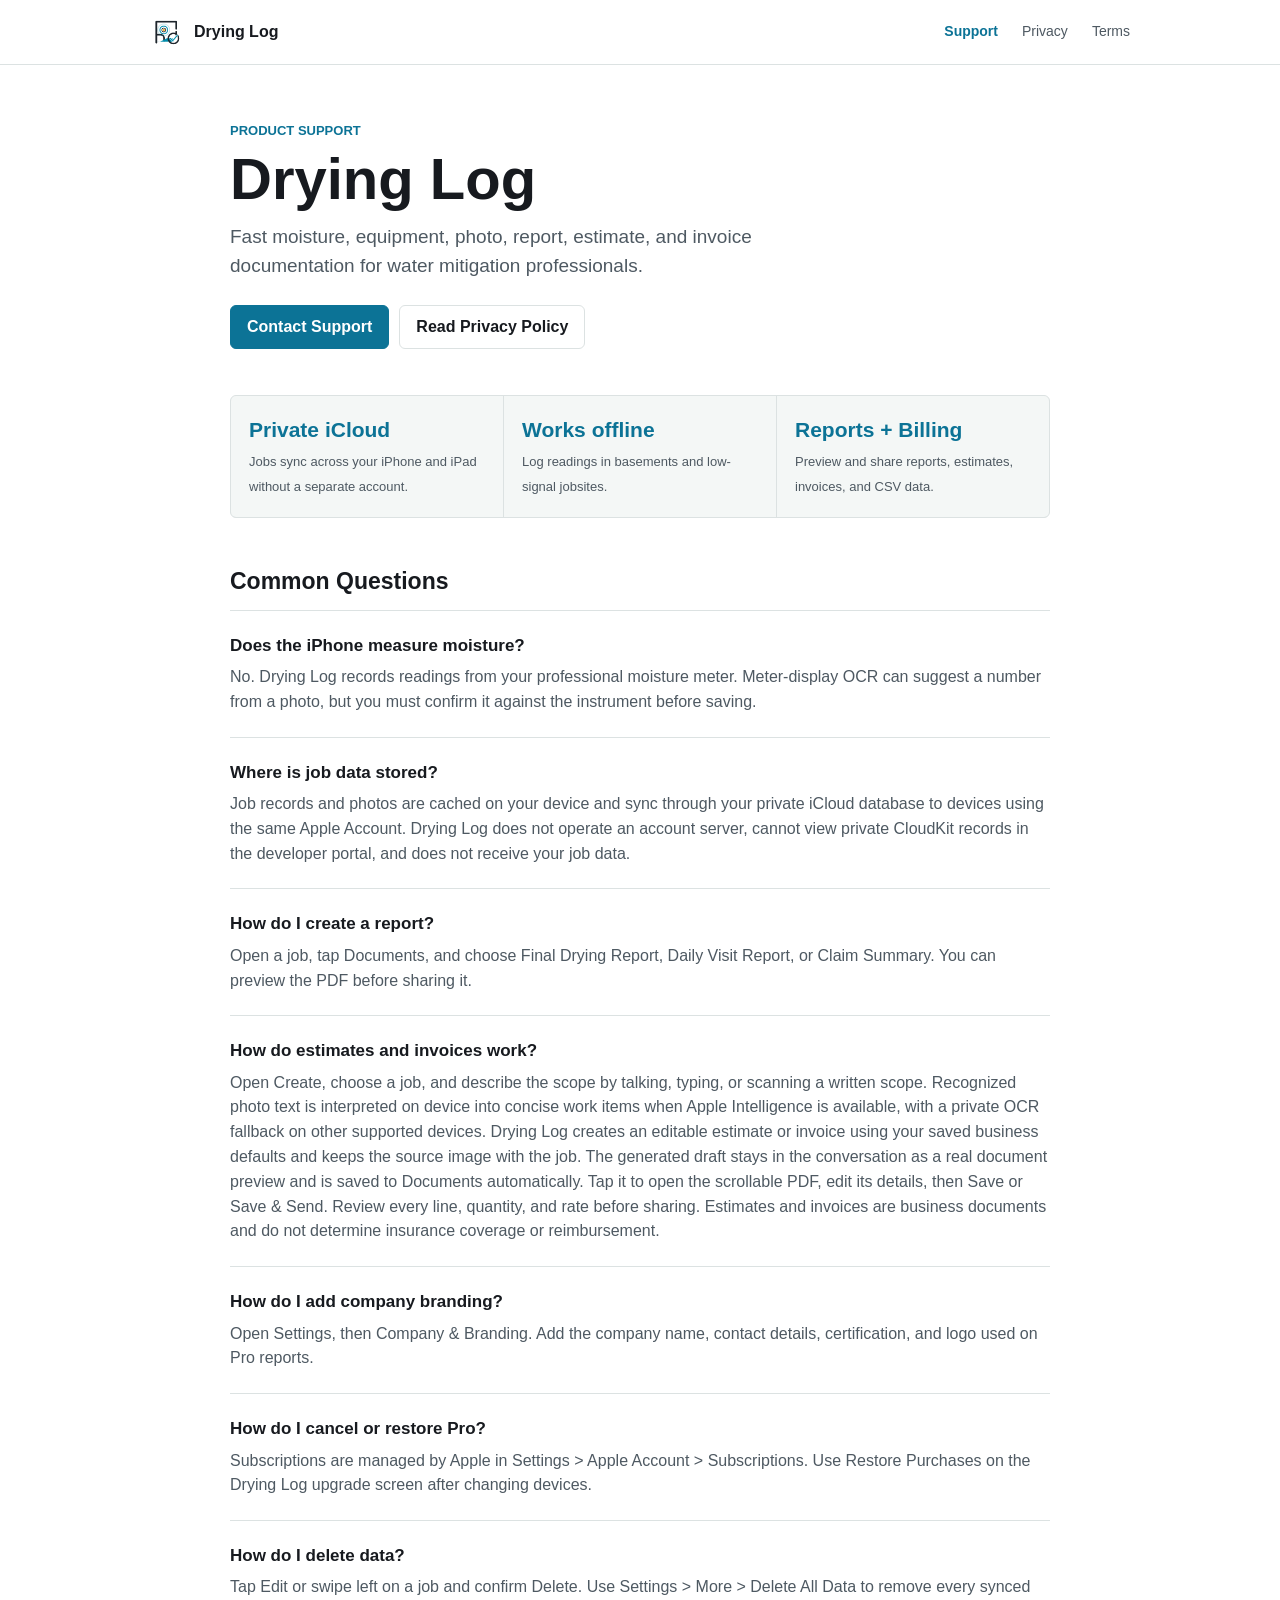
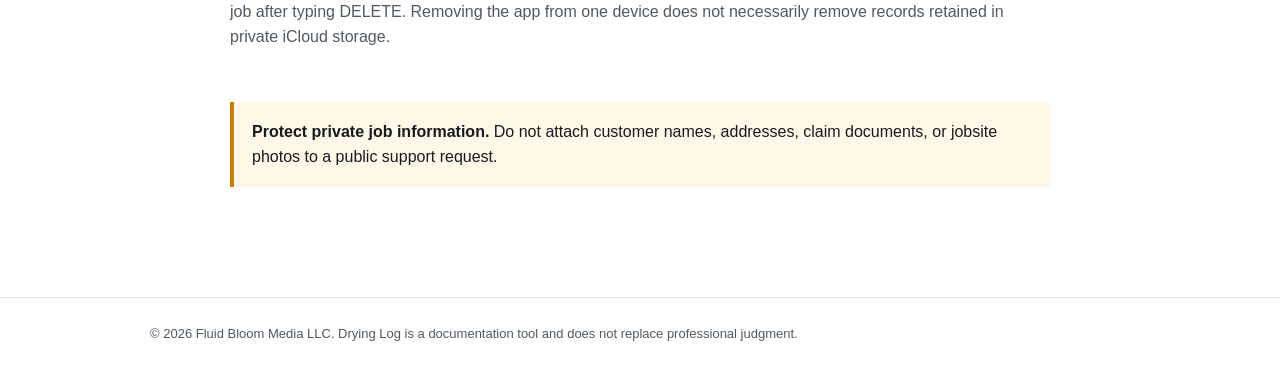
<file: index.html>
<!doctype html>
<html lang="en">
<head>
  <meta charset="utf-8">
  <meta name="viewport" content="width=device-width, initial-scale=1">
  <meta name="description" content="Support for Drying Log, the iPhone and iPad app for water mitigation moisture logs and reports.">
  <title>Drying Log Support</title>
  <link rel="icon" href="assets/app-icon.png">
  <link rel="stylesheet" href="styles.css">
</head>
<body>
  <header class="site-header">
    <nav class="nav" aria-label="Primary navigation">
      <a class="brand" href="index.html"><img src="assets/brand-mark.png" alt=""><span>Drying Log</span></a>
      <a href="index.html" aria-current="page">Support</a>
      <a href="privacy.html">Privacy</a>
      <a href="terms.html">Terms</a>
    </nav>
  </header>
  <main>
    <header class="page-heading">
      <div class="eyebrow">Product Support</div>
      <h1>Drying Log</h1>
      <p class="lede">Fast moisture, equipment, photo, report, estimate, and invoice documentation for water mitigation professionals.</p>
      <div class="support-actions">
        <a class="button primary" href="https://github.com/michealprescottbusiness-ui/drying-log-support/issues/new">Contact Support</a>
        <a class="button" href="privacy.html">Read Privacy Policy</a>
      </div>
    </header>

    <section class="status-band" aria-label="Product details">
      <div><strong>Private iCloud</strong><span>Jobs sync across your iPhone and iPad without a separate account.</span></div>
      <div><strong>Works offline</strong><span>Log readings in basements and low-signal jobsites.</span></div>
      <div><strong>Reports + Billing</strong><span>Preview and share reports, estimates, invoices, and CSV data.</span></div>
    </section>

    <h2>Common Questions</h2>
    <section class="faq">
      <h3>Does the iPhone measure moisture?</h3>
      <p>No. Drying Log records readings from your professional moisture meter. Meter-display OCR can suggest a number from a photo, but you must confirm it against the instrument before saving.</p>
    </section>
    <section class="faq">
      <h3>Where is job data stored?</h3>
      <p>Job records and photos are cached on your device and sync through your private iCloud database to devices using the same Apple Account. Drying Log does not operate an account server, cannot view private CloudKit records in the developer portal, and does not receive your job data.</p>
    </section>
    <section class="faq">
      <h3>How do I create a report?</h3>
      <p>Open a job, tap Documents, and choose Final Drying Report, Daily Visit Report, or Claim Summary. You can preview the PDF before sharing it.</p>
    </section>
    <section class="faq">
      <h3>How do estimates and invoices work?</h3>
      <p>Open Create, choose a job, and describe the scope by talking, typing, or scanning a written scope. Recognized photo text is interpreted on device into concise work items when Apple Intelligence is available, with a private OCR fallback on other supported devices. Drying Log creates an editable estimate or invoice using your saved business defaults and keeps the source image with the job. The generated draft stays in the conversation as a real document preview and is saved to Documents automatically. Tap it to open the scrollable PDF, edit its details, then Save or Save &amp; Send. Review every line, quantity, and rate before sharing. Estimates and invoices are business documents and do not determine insurance coverage or reimbursement.</p>
    </section>
    <section class="faq">
      <h3>How do I add company branding?</h3>
      <p>Open Settings, then Company &amp; Branding. Add the company name, contact details, certification, and logo used on Pro reports.</p>
    </section>
    <section class="faq">
      <h3>How do I cancel or restore Pro?</h3>
      <p>Subscriptions are managed by Apple in Settings &gt; Apple Account &gt; Subscriptions. Use Restore Purchases on the Drying Log upgrade screen after changing devices.</p>
    </section>
    <section class="faq">
      <h3>How do I delete data?</h3>
      <p>Tap Edit or swipe left on a job and confirm Delete. Use Settings &gt; More &gt; Delete All Data to remove every synced job after typing DELETE. Removing the app from one device does not necessarily remove records retained in private iCloud storage.</p>
    </section>

    <aside class="notice"><strong>Protect private job information.</strong> Do not attach customer names, addresses, claim documents, or jobsite photos to a public support request.</aside>
  </main>
  <footer><div class="footer-inner">© 2026 Fluid Bloom Media LLC. Drying Log is a documentation tool and does not replace professional judgment.</div></footer>
</body>
</html>
</file>
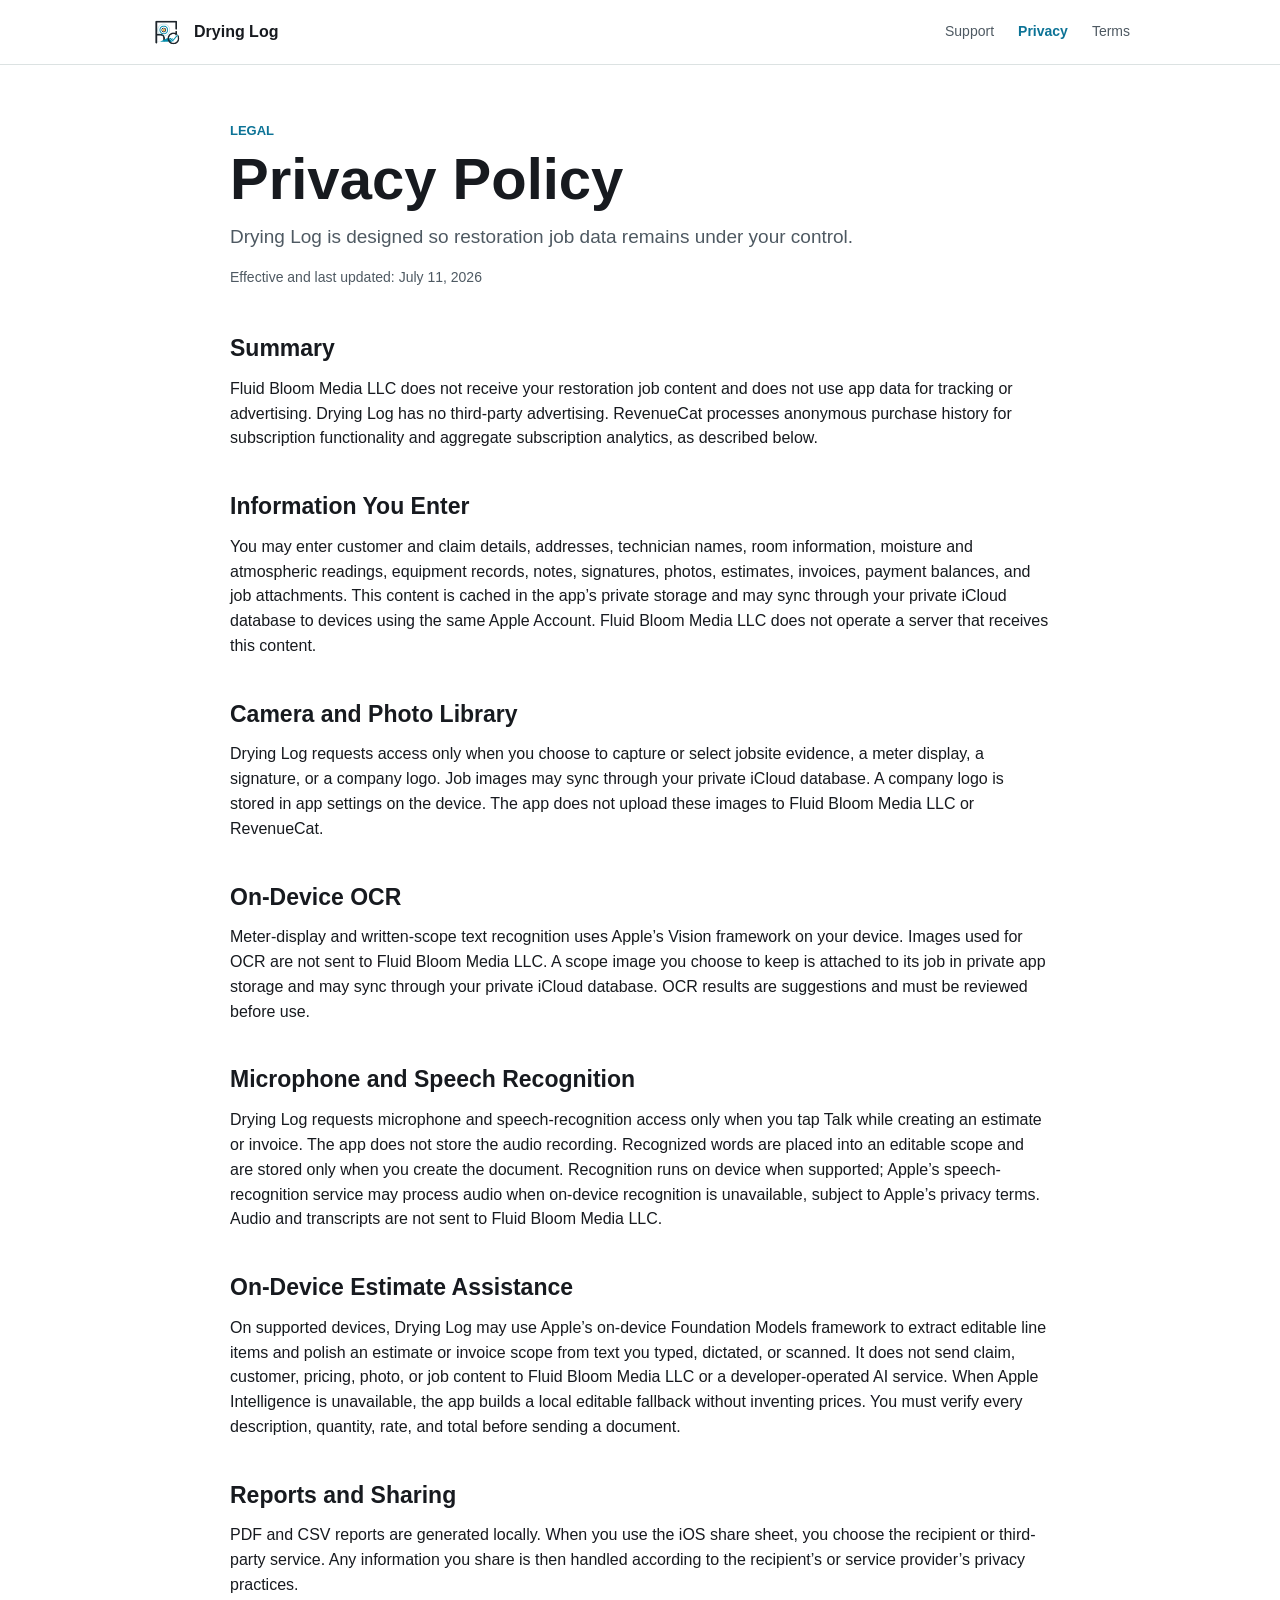
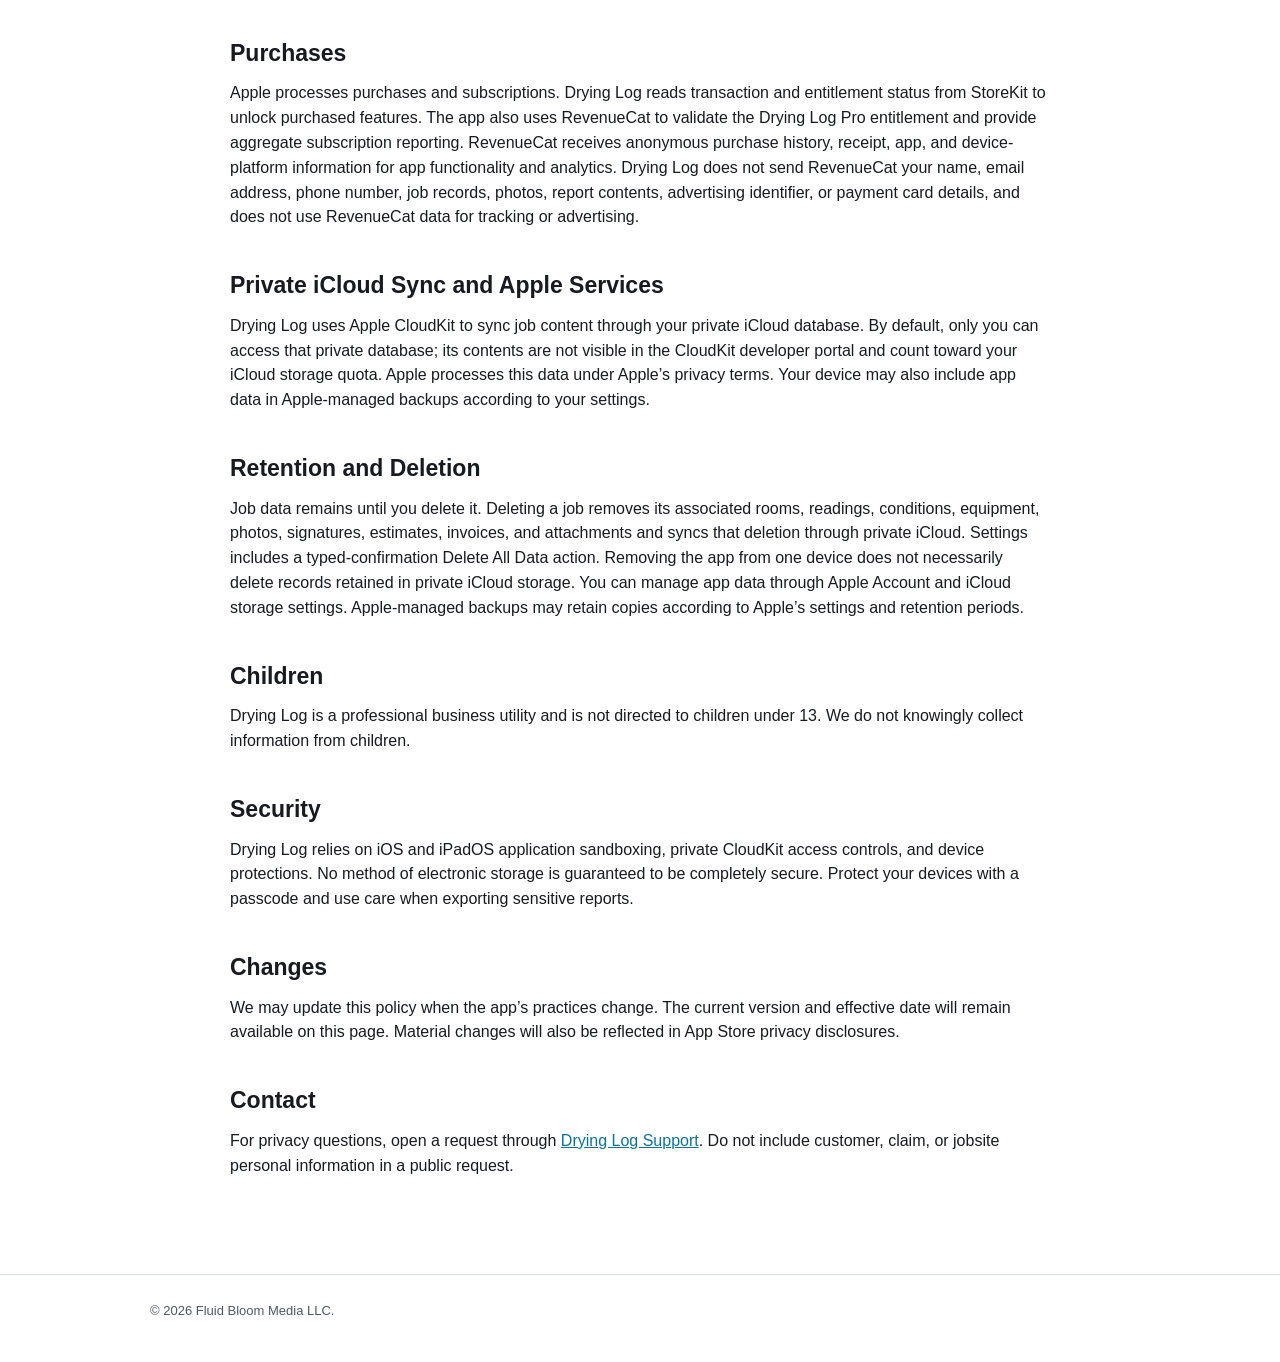
<file: privacy.html>
<!doctype html>
<html lang="en">
<head>
  <meta charset="utf-8">
  <meta name="viewport" content="width=device-width, initial-scale=1">
  <meta name="description" content="Privacy Policy for the Drying Log iPhone and iPad app.">
  <title>Privacy Policy - Drying Log</title>
  <link rel="icon" href="assets/app-icon.png">
  <link rel="stylesheet" href="styles.css">
</head>
<body>
  <header class="site-header"><nav class="nav" aria-label="Primary navigation">
    <a class="brand" href="index.html"><img src="assets/brand-mark.png" alt=""><span>Drying Log</span></a>
    <a href="index.html">Support</a><a href="privacy.html" aria-current="page">Privacy</a><a href="terms.html">Terms</a>
  </nav></header>
  <main class="policy">
    <header class="page-heading"><div class="eyebrow">Legal</div><h1>Privacy Policy</h1><p class="lede">Drying Log is designed so restoration job data remains under your control.</p><p class="updated">Effective and last updated: July 11, 2026</p></header>

    <h2>Summary</h2>
    <p>Fluid Bloom Media LLC does not receive your restoration job content and does not use app data for tracking or advertising. Drying Log has no third-party advertising. RevenueCat processes anonymous purchase history for subscription functionality and aggregate subscription analytics, as described below.</p>

    <h2>Information You Enter</h2>
    <p>You may enter customer and claim details, addresses, technician names, room information, moisture and atmospheric readings, equipment records, notes, signatures, photos, estimates, invoices, payment balances, and job attachments. This content is cached in the app’s private storage and may sync through your private iCloud database to devices using the same Apple Account. Fluid Bloom Media LLC does not operate a server that receives this content.</p>

    <h2>Camera and Photo Library</h2>
    <p>Drying Log requests access only when you choose to capture or select jobsite evidence, a meter display, a signature, or a company logo. Job images may sync through your private iCloud database. A company logo is stored in app settings on the device. The app does not upload these images to Fluid Bloom Media LLC or RevenueCat.</p>

    <h2>On-Device OCR</h2>
    <p>Meter-display and written-scope text recognition uses Apple’s Vision framework on your device. Images used for OCR are not sent to Fluid Bloom Media LLC. A scope image you choose to keep is attached to its job in private app storage and may sync through your private iCloud database. OCR results are suggestions and must be reviewed before use.</p>

    <h2>Microphone and Speech Recognition</h2>
    <p>Drying Log requests microphone and speech-recognition access only when you tap Talk while creating an estimate or invoice. The app does not store the audio recording. Recognized words are placed into an editable scope and are stored only when you create the document. Recognition runs on device when supported; Apple’s speech-recognition service may process audio when on-device recognition is unavailable, subject to Apple’s privacy terms. Audio and transcripts are not sent to Fluid Bloom Media LLC.</p>

    <h2>On-Device Estimate Assistance</h2>
    <p>On supported devices, Drying Log may use Apple’s on-device Foundation Models framework to extract editable line items and polish an estimate or invoice scope from text you typed, dictated, or scanned. It does not send claim, customer, pricing, photo, or job content to Fluid Bloom Media LLC or a developer-operated AI service. When Apple Intelligence is unavailable, the app builds a local editable fallback without inventing prices. You must verify every description, quantity, rate, and total before sending a document.</p>

    <h2>Reports and Sharing</h2>
    <p>PDF and CSV reports are generated locally. When you use the iOS share sheet, you choose the recipient or third-party service. Any information you share is then handled according to the recipient’s or service provider’s privacy practices.</p>

    <h2>Purchases</h2>
    <p>Apple processes purchases and subscriptions. Drying Log reads transaction and entitlement status from StoreKit to unlock purchased features. The app also uses RevenueCat to validate the Drying Log Pro entitlement and provide aggregate subscription reporting. RevenueCat receives anonymous purchase history, receipt, app, and device-platform information for app functionality and analytics. Drying Log does not send RevenueCat your name, email address, phone number, job records, photos, report contents, advertising identifier, or payment card details, and does not use RevenueCat data for tracking or advertising.</p>

    <h2>Private iCloud Sync and Apple Services</h2>
    <p>Drying Log uses Apple CloudKit to sync job content through your private iCloud database. By default, only you can access that private database; its contents are not visible in the CloudKit developer portal and count toward your iCloud storage quota. Apple processes this data under Apple’s privacy terms. Your device may also include app data in Apple-managed backups according to your settings.</p>

    <h2>Retention and Deletion</h2>
    <p>Job data remains until you delete it. Deleting a job removes its associated rooms, readings, conditions, equipment, photos, signatures, estimates, invoices, and attachments and syncs that deletion through private iCloud. Settings includes a typed-confirmation Delete All Data action. Removing the app from one device does not necessarily delete records retained in private iCloud storage. You can manage app data through Apple Account and iCloud storage settings. Apple-managed backups may retain copies according to Apple’s settings and retention periods.</p>

    <h2>Children</h2>
    <p>Drying Log is a professional business utility and is not directed to children under 13. We do not knowingly collect information from children.</p>

    <h2>Security</h2>
    <p>Drying Log relies on iOS and iPadOS application sandboxing, private CloudKit access controls, and device protections. No method of electronic storage is guaranteed to be completely secure. Protect your devices with a passcode and use care when exporting sensitive reports.</p>

    <h2>Changes</h2>
    <p>We may update this policy when the app’s practices change. The current version and effective date will remain available on this page. Material changes will also be reflected in App Store privacy disclosures.</p>

    <h2>Contact</h2>
    <p>For privacy questions, open a request through <a href="https://github.com/michealprescottbusiness-ui/drying-log-support/issues/new">Drying Log Support</a>. Do not include customer, claim, or jobsite personal information in a public request.</p>
  </main>
  <footer><div class="footer-inner">© 2026 Fluid Bloom Media LLC.</div></footer>
</body>
</html>
</file>
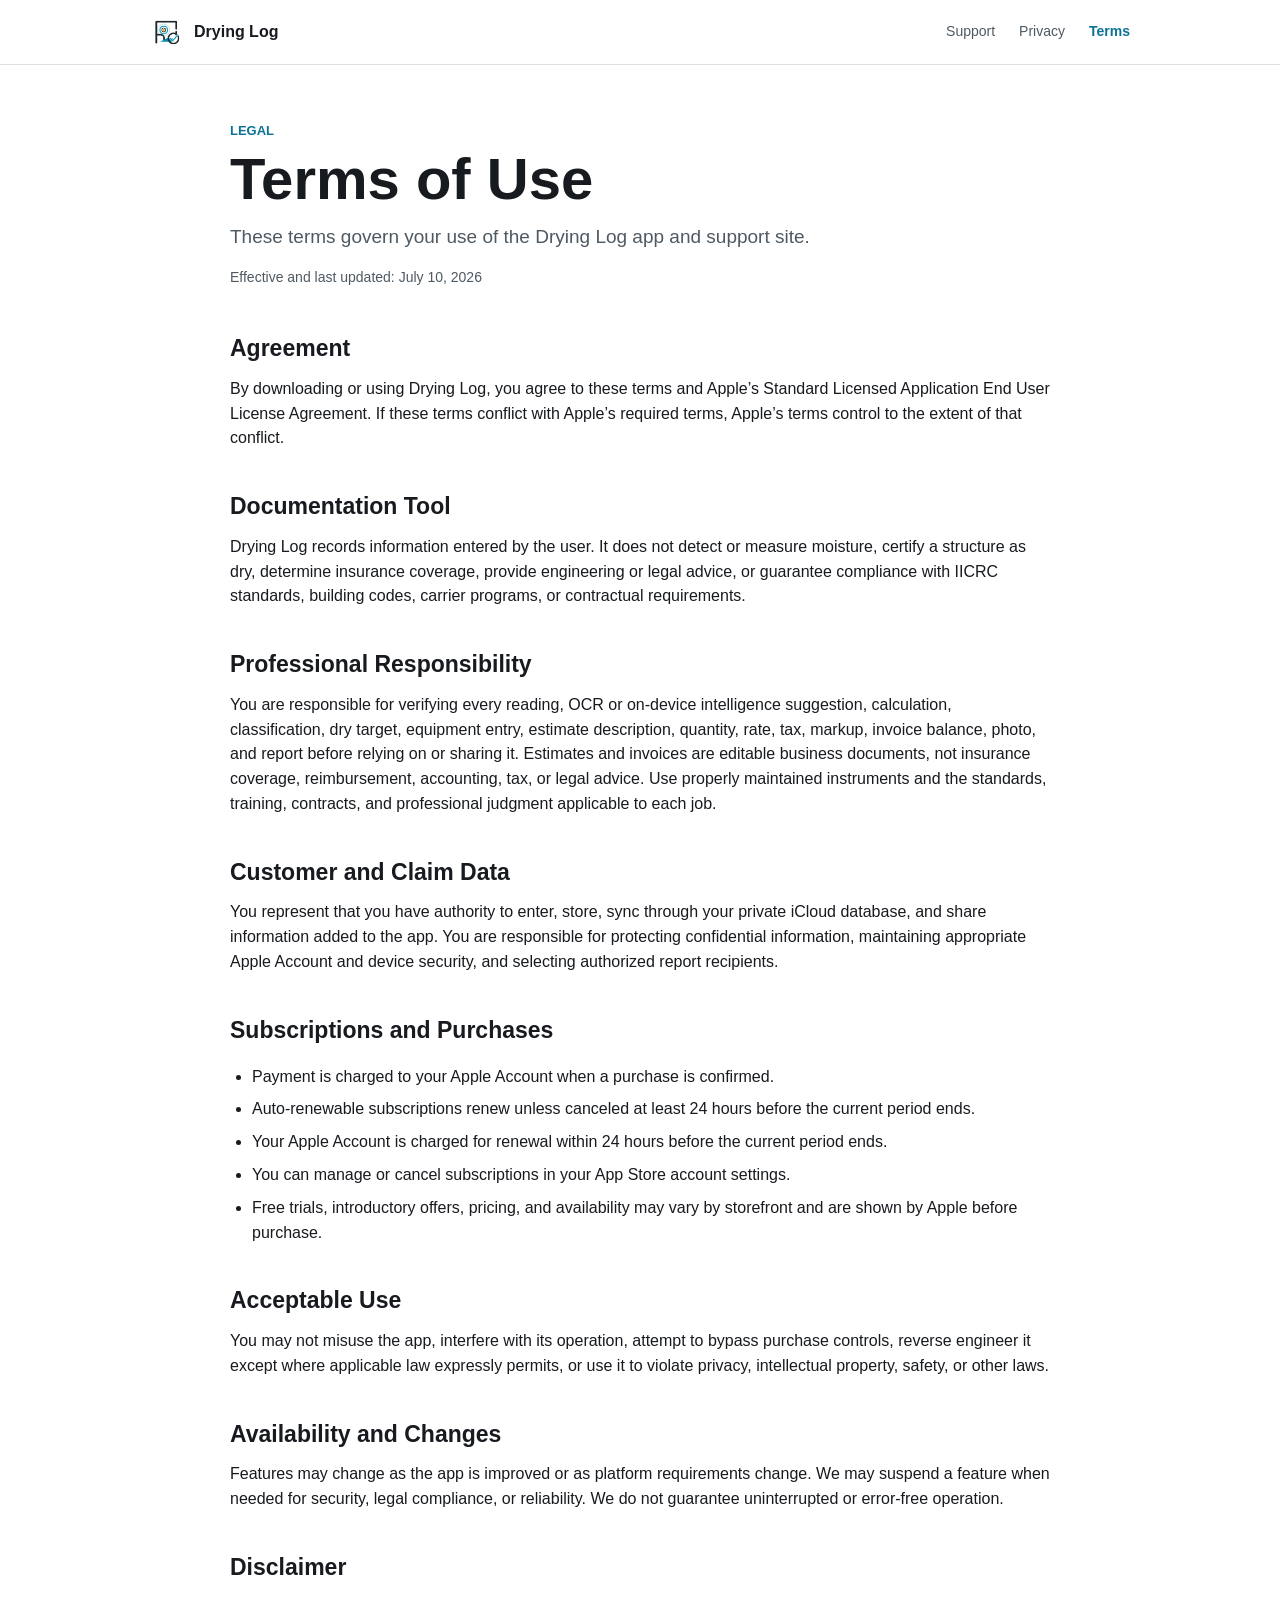
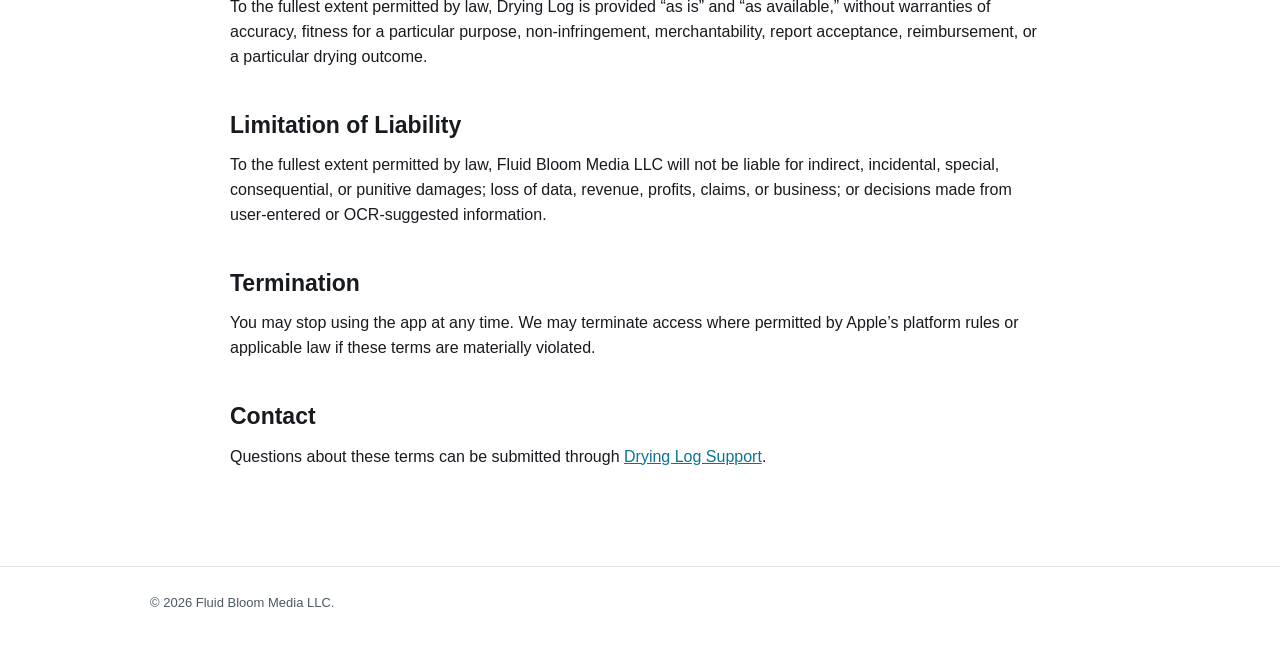
<file: terms.html>
<!doctype html>
<html lang="en">
<head>
  <meta charset="utf-8">
  <meta name="viewport" content="width=device-width, initial-scale=1">
  <meta name="description" content="Terms of Use for the Drying Log iPhone app.">
  <title>Terms of Use - Drying Log</title>
  <link rel="icon" href="assets/app-icon.png">
  <link rel="stylesheet" href="styles.css">
</head>
<body>
  <header class="site-header"><nav class="nav" aria-label="Primary navigation">
    <a class="brand" href="index.html"><img src="assets/brand-mark.png" alt=""><span>Drying Log</span></a>
    <a href="index.html">Support</a><a href="privacy.html">Privacy</a><a href="terms.html" aria-current="page">Terms</a>
  </nav></header>
  <main class="policy">
    <header class="page-heading"><div class="eyebrow">Legal</div><h1>Terms of Use</h1><p class="lede">These terms govern your use of the Drying Log app and support site.</p><p class="updated">Effective and last updated: July 10, 2026</p></header>

    <h2>Agreement</h2>
    <p>By downloading or using Drying Log, you agree to these terms and Apple’s Standard Licensed Application End User License Agreement. If these terms conflict with Apple’s required terms, Apple’s terms control to the extent of that conflict.</p>

    <h2>Documentation Tool</h2>
    <p>Drying Log records information entered by the user. It does not detect or measure moisture, certify a structure as dry, determine insurance coverage, provide engineering or legal advice, or guarantee compliance with IICRC standards, building codes, carrier programs, or contractual requirements.</p>

    <h2>Professional Responsibility</h2>
    <p>You are responsible for verifying every reading, OCR or on-device intelligence suggestion, calculation, classification, dry target, equipment entry, estimate description, quantity, rate, tax, markup, invoice balance, photo, and report before relying on or sharing it. Estimates and invoices are editable business documents, not insurance coverage, reimbursement, accounting, tax, or legal advice. Use properly maintained instruments and the standards, training, contracts, and professional judgment applicable to each job.</p>

    <h2>Customer and Claim Data</h2>
    <p>You represent that you have authority to enter, store, sync through your private iCloud database, and share information added to the app. You are responsible for protecting confidential information, maintaining appropriate Apple Account and device security, and selecting authorized report recipients.</p>

    <h2>Subscriptions and Purchases</h2>
    <ul>
      <li>Payment is charged to your Apple Account when a purchase is confirmed.</li>
      <li>Auto-renewable subscriptions renew unless canceled at least 24 hours before the current period ends.</li>
      <li>Your Apple Account is charged for renewal within 24 hours before the current period ends.</li>
      <li>You can manage or cancel subscriptions in your App Store account settings.</li>
      <li>Free trials, introductory offers, pricing, and availability may vary by storefront and are shown by Apple before purchase.</li>
    </ul>

    <h2>Acceptable Use</h2>
    <p>You may not misuse the app, interfere with its operation, attempt to bypass purchase controls, reverse engineer it except where applicable law expressly permits, or use it to violate privacy, intellectual property, safety, or other laws.</p>

    <h2>Availability and Changes</h2>
    <p>Features may change as the app is improved or as platform requirements change. We may suspend a feature when needed for security, legal compliance, or reliability. We do not guarantee uninterrupted or error-free operation.</p>

    <h2>Disclaimer</h2>
    <p>To the fullest extent permitted by law, Drying Log is provided “as is” and “as available,” without warranties of accuracy, fitness for a particular purpose, non-infringement, merchantability, report acceptance, reimbursement, or a particular drying outcome.</p>

    <h2>Limitation of Liability</h2>
    <p>To the fullest extent permitted by law, Fluid Bloom Media LLC will not be liable for indirect, incidental, special, consequential, or punitive damages; loss of data, revenue, profits, claims, or business; or decisions made from user-entered or OCR-suggested information.</p>

    <h2>Termination</h2>
    <p>You may stop using the app at any time. We may terminate access where permitted by Apple’s platform rules or applicable law if these terms are materially violated.</p>

    <h2>Contact</h2>
    <p>Questions about these terms can be submitted through <a href="https://github.com/michealprescottbusiness-ui/drying-log-support/issues/new">Drying Log Support</a>.</p>
  </main>
  <footer><div class="footer-inner">© 2026 Fluid Bloom Media LLC.</div></footer>
</body>
</html>
</file>
<file: styles.css>
:root {
  color-scheme: light;
  --ink: #171a1f;
  --graphite: #4e5962;
  --line: #dce2e2;
  --mist: #f4f7f6;
  --paper: #ffffff;
  --teal: #0c7396;
  --teal-soft: #dceff4;
  --amber: #c77d08;
  --green: #2e7d5a;
  font-family: -apple-system, BlinkMacSystemFont, "Segoe UI", sans-serif;
}

* { box-sizing: border-box; }

body {
  margin: 0;
  background: var(--paper);
  color: var(--ink);
  line-height: 1.55;
}

a { color: var(--teal); }

.site-header {
  border-bottom: 1px solid var(--line);
  background: rgba(255, 255, 255, 0.96);
}

.nav {
  width: min(100% - 32px, 980px);
  min-height: 64px;
  margin: 0 auto;
  display: flex;
  align-items: center;
  gap: 24px;
}

.brand {
  display: inline-flex;
  align-items: center;
  gap: 10px;
  margin-right: auto;
  color: var(--ink);
  font-weight: 750;
  text-decoration: none;
}

.brand img { width: 34px; height: 34px; object-fit: contain; }
.nav > a:not(.brand) { color: var(--graphite); font-size: 14px; text-decoration: none; }
.nav > a[aria-current="page"] { color: var(--teal); font-weight: 700; }

main { width: min(100% - 32px, 820px); margin: 0 auto; padding: 56px 0 80px; }

.page-heading { max-width: 700px; margin-bottom: 42px; }
.eyebrow { color: var(--teal); font-size: 13px; font-weight: 750; text-transform: uppercase; }
h1 { margin: 8px 0 12px; font-size: clamp(36px, 7vw, 58px); line-height: 1.05; letter-spacing: 0; }
h2 { margin: 38px 0 10px; font-size: 23px; letter-spacing: 0; }
h3 { margin: 0 0 6px; font-size: 17px; letter-spacing: 0; }
p { margin: 0 0 16px; }
.lede { color: var(--graphite); font-size: 19px; max-width: 640px; }
.updated { color: var(--graphite); font-size: 14px; }

.support-actions { display: flex; flex-wrap: wrap; gap: 10px; margin: 24px 0 46px; }
.button {
  display: inline-flex;
  align-items: center;
  min-height: 44px;
  padding: 0 16px;
  border: 1px solid var(--line);
  border-radius: 6px;
  background: var(--paper);
  color: var(--ink);
  font-weight: 700;
  text-decoration: none;
}
.button.primary { background: var(--teal); border-color: var(--teal); color: white; }

.status-band {
  display: grid;
  grid-template-columns: repeat(3, minmax(0, 1fr));
  gap: 1px;
  margin: 28px 0 46px;
  border: 1px solid var(--line);
  border-radius: 6px;
  overflow: hidden;
  background: var(--line);
}
.status-band div { min-height: 96px; padding: 18px; background: var(--mist); }
.status-band strong { display: block; margin-bottom: 3px; font-size: 21px; color: var(--teal); }
.status-band span { color: var(--graphite); font-size: 13px; }

.faq { border-top: 1px solid var(--line); padding: 22px 0; }
.faq p { color: var(--graphite); margin-bottom: 0; }
.notice { margin: 30px 0; padding: 18px; border-left: 4px solid var(--amber); background: #fff8e8; }
.policy ul { padding-left: 22px; }
.policy li { margin-bottom: 8px; }

footer { border-top: 1px solid var(--line); color: var(--graphite); font-size: 13px; }
.footer-inner { width: min(100% - 32px, 980px); margin: 0 auto; padding: 26px 0 40px; }

@media (max-width: 640px) {
  .nav { gap: 14px; overflow-x: auto; }
  .nav > a:not(.brand) { white-space: nowrap; }
  main { padding-top: 38px; }
  .status-band { grid-template-columns: 1fr; }
}
</file>
